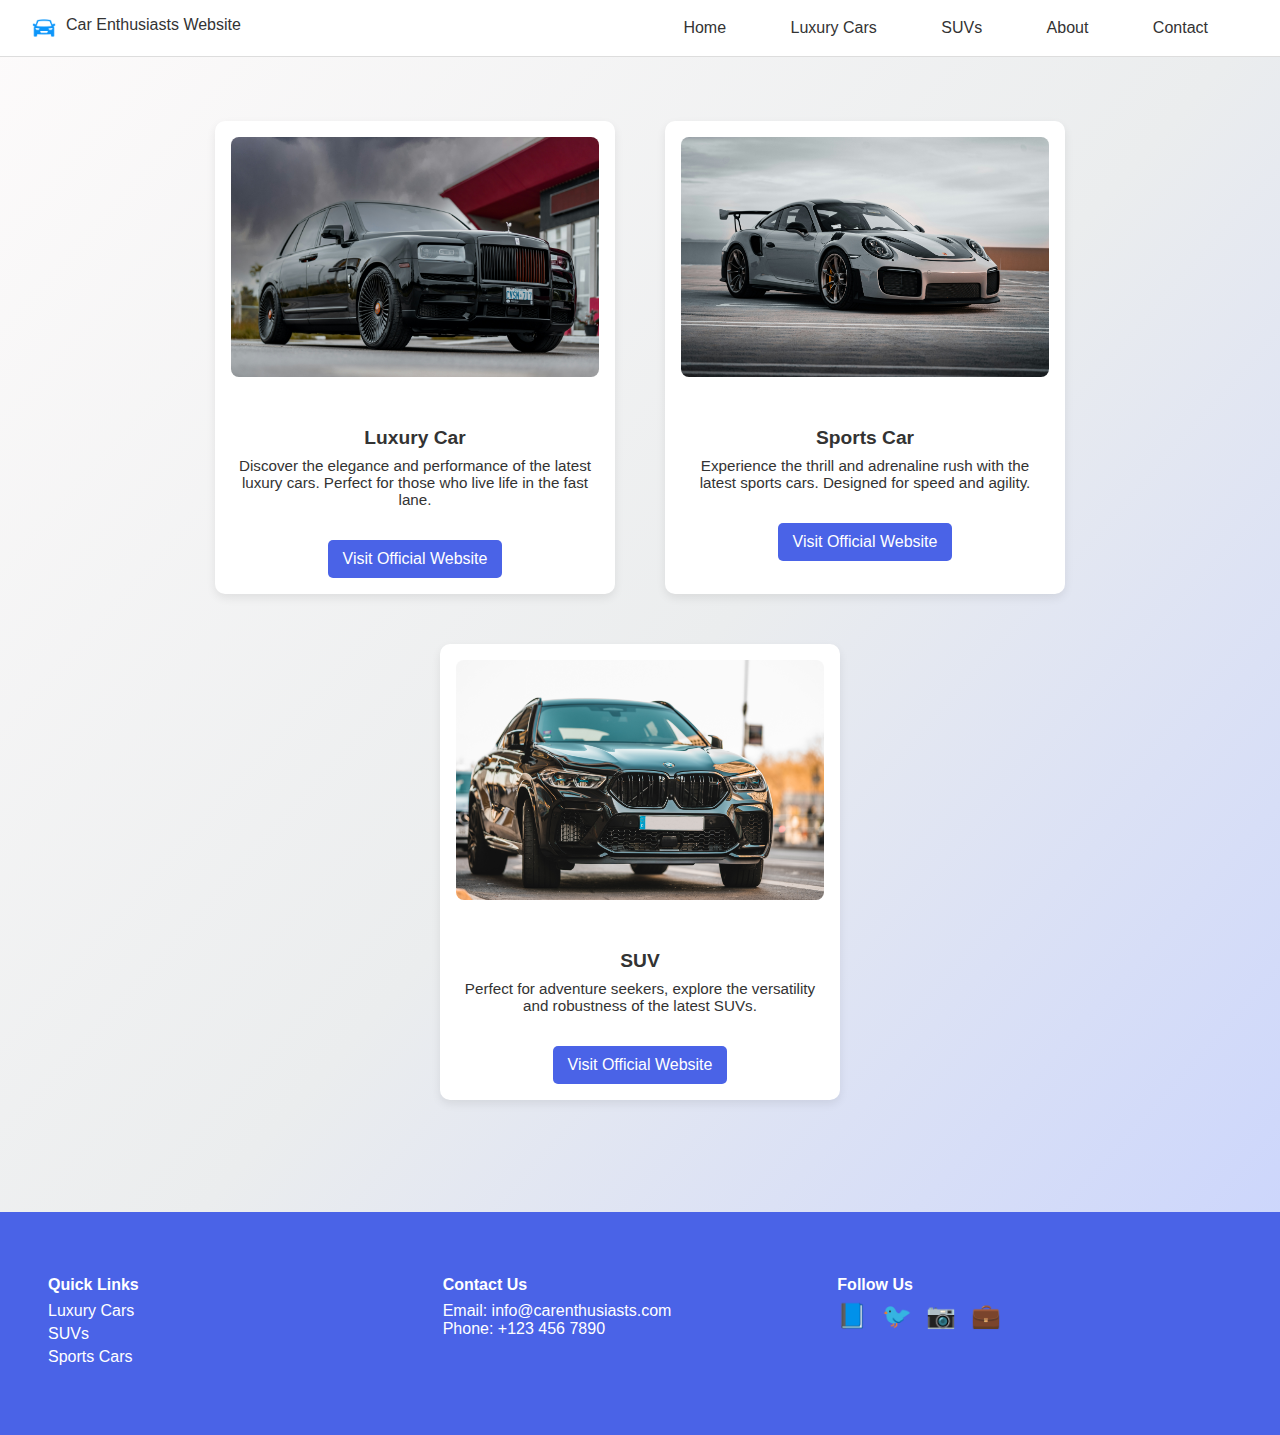
<file: index.html>
<!DOCTYPE html>
<html lang="en">
  <head>
    <meta charset="UTF-8" />
    <meta name="viewport" content="width=device-width, initial-scale=1.0" />
    <title>Car Enthusiasts</title>
    <link rel="stylesheet" href="style.css" />
  </head>
  <body>
    <header class="navbar">
      <div class="logo">
        <img class="carlogo" src="src/icons8-car-64.png" alt="car-logo" /> Car
        Enthusiasts Website
      </div>
      <nav class="nav-links">
        <a href="#">Home</a>
        <a href="luxury.html">Luxury Cars</a>
        <a href="#">SUVs</a>
        <a href="#">About</a>
        <a href="#">Contact</a>
      </nav>
    </header>

    <main class="main-section">
      <div class="card">
        <div class="card-image">
          <img src="src/rolls1.jpg" alt="" />
        </div>
        <h3>Luxury Car</h3>
        <p>
          Discover the elegance and performance of the latest luxury cars.
          Perfect for those who live life in the fast lane.
        </p>
        <a href="luxury.html" class="btn">Visit Official Website</a>
      </div>

      <div class="card">
        <div class="card-image">
          <img src="src/porsche.jpg" alt="" />
        </div>
        <h3>Sports Car</h3>
        <p>
          Experience the thrill and adrenaline rush with the latest sports cars.
          Designed for speed and agility.
        </p>
        <a href="#" class="btn">Visit Official Website</a>
      </div>

      <div class="card">
        <div class="card-image">
          <img src="/src/bm2.jpg" alt="bmw" />
        </div>
        <h3>SUV</h3>
        <p>
          Perfect for adventure seekers, explore the versatility and robustness
          of the latest SUVs.
        </p>
        <a href="#" class="btn">Visit Official Website</a>
      </div>
    </main>

    <footer class="footer">
      <div class="footer-section">
        <h4>Quick Links</h4>
        <ul>
          <li><a href="#">Luxury Cars</a></li>
          <li><a href="#">SUVs</a></li>
          <li><a href="#">Sports Cars</a></li>
        </ul>
      </div>
      <div class="footer-section">
        <h4>Contact Us</h4>
        <p>Email: info@carenthusiasts.com</p>
        <p>Phone: +123 456 7890</p>
      </div>
      <div class="footer-section">
        <h4>Follow Us</h4>
        <div class="social-icons">
          <a href="#">📘</a>
          <a href="#">🐦</a>
          <a href="#">📷</a>
          <a href="#">💼</a>
        </div>
      </div>
    </footer>
  </body>
</html>
</file>
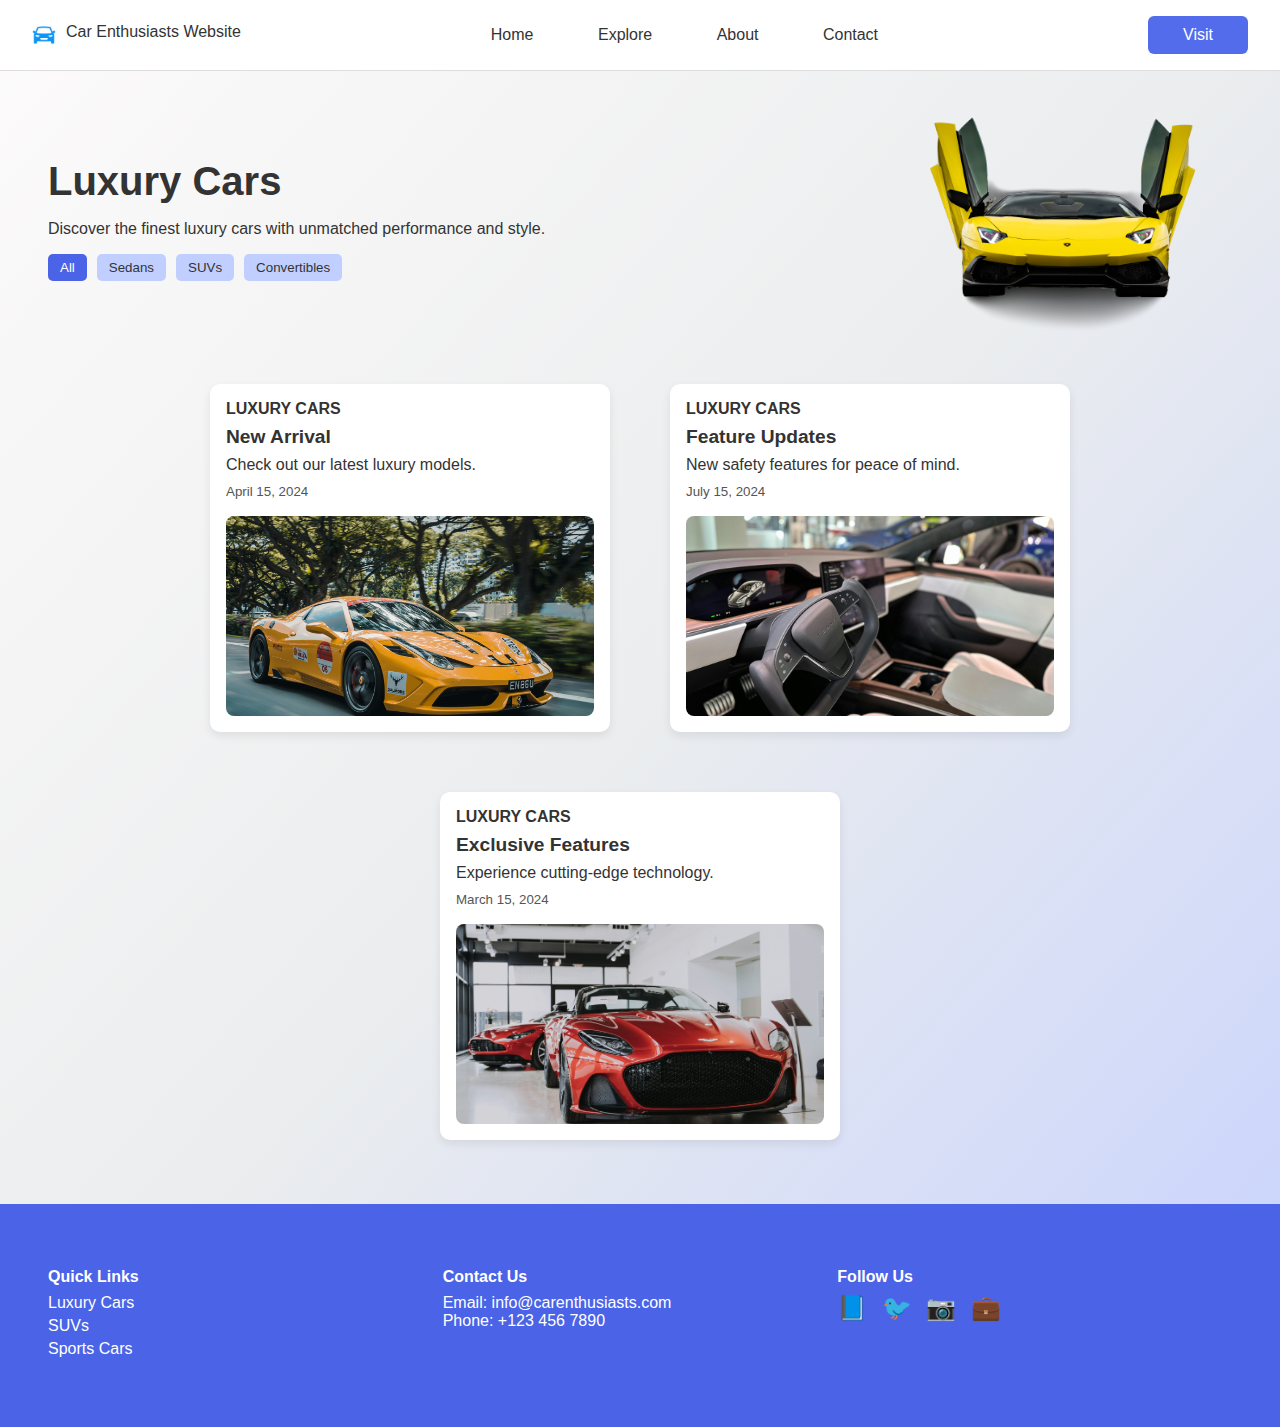
<file: luxury.html>
<!DOCTYPE html>
<html lang="en">
  <head>
    <meta charset="UTF-8" />
    <meta name="viewport" content="width=device-width, initial-scale=1" />
    <title>Luxury Car Section</title>
    <link rel="stylesheet" href="style.css" />
  </head>
  <body>
    <header class="navbar">
      <div class="logo">
        <img class="carlogo" src="src/icons8-car-64.png" alt="car-logo" />Car
        Enthusiasts Website
      </div>
      <nav class="nav-links">
        <a href="index.html">Home</a>
        <a href="https://example.com">Explore</a>
        <a href="https://example.com">About</a>
        <a href="https://example.com">Contact</a>
      </nav>
      <a
        href="https://www.thesupercarblog.com/"
        class="visit-btn"
        target="_blank"
        >Visit</a
      >
    </header>

    <section class="lux-hero">
      <div class="hero-text">
        <h1>Luxury Cars</h1>
        <p>
          Discover the finest luxury cars with unmatched performance and style.
        </p>
        <div class="filter-buttons">
          <button class="filter active" data-type="all">All</button>
          <button class="filter" data-type="sedan">Sedans</button>
          <button class="filter" data-type="suv">SUVs</button>
          <button class="filter" data-type="convertible">Convertibles</button>
        </div>
      </div>
      <div class="hero-image">
        <img src="src/lambos_bg.png" alt="Luxury Car Illustration" />
      </div>
    </section>

    <!-- Cards -->
    <section class="lux-cards">
      <div class="lux-card" data-type="sedan">
        <h4>LUXURY CARS</h4>
        <h3>New Arrival</h3>
        <p>Check out our latest luxury models.</p>
        <small>April 15, 2024</small>
        <div class="img-placeholder">
          <img src="src/ferrari.jpg" alt="astonm" />
        </div>
      </div>

      <div class="lux-card" data-type="suv">
        <h4>LUXURY CARS</h4>
        <h3>Feature Updates</h3>
        <p>New safety features for peace of mind.</p>
        <small>July 15, 2024</small>
        <div class="img-placeholder">
          <img src="src/tesla.jpg" alt="suv-p" />
        </div>
      </div>

      <div class="lux-card" data-type="convertible">
        <h4>LUXURY CARS</h4>
        <h3>Exclusive Features</h3>
        <p>Experience cutting-edge technology.</p>
        <small>March 15, 2024</small>
        <div class="img-placeholder">
          <img src="src/spencer-unsplash.jpg" alt="" />
        </div>
      </div>
    </section>

    <footer class="footer">
      <div class="footer-section">
        <h4>Quick Links</h4>
        <ul>
          <li><a href="#">Luxury Cars</a></li>
          <li><a href="#">SUVs</a></li>
          <li><a href="#">Sports Cars</a></li>
        </ul>
      </div>
      <div class="footer-section">
        <h4>Contact Us</h4>
        <p>Email: info@carenthusiasts.com</p>
        <p>Phone: +123 456 7890</p>
      </div>
      <div class="footer-section">
        <h4>Follow Us</h4>
        <div class="social-icons">
          <a href="#">📘</a>
          <a href="#">🐦</a>
          <a href="#">📷</a>
          <a href="#">💼</a>
        </div>
      </div>
    </footer>

    <script src="luxury.js"></script>
  </body>
</html>
</file>
<file: style.css>
* {
  margin: 0;
  padding: 0;
  box-sizing: border-box;
  font-family: "Segoe UI", sans-serif;
}

body {   
 background: linear-gradient(to bottom right, #f5f7fa, #e4ecf7);
  color: #333;

  /* background-color: #f6f8fc;
  color: #333; */
}

/* Navbar */
.navbar {
  background-color: #fff;
  padding: 1rem 2rem;
  display: flex;
  justify-content: space-between;
  align-items: center;
  border-bottom: 1px solid #ddd;
}

.navbar .nav-links a {
  margin-left: 20px;
  text-decoration: none;
  color: #333;
  font-weight: 500;
}

.navbar .nav-links a:hover {
  color: #4a63e7;
}

.navbar .logo {
display: flex;
justify-content: center;
gap: 10px;

}

.navbar .logo .carlogo {
width: 1.5rem;
}

/* Cards Section */
.main-section {
  display: flex;
  justify-content: center;
  flex-wrap: wrap;
  padding: 4rem;
  gap: 50px;
}

.card {
  background-color: #fff;
  border-radius: 10px;
  box-shadow: 0px 4px 10px rgba(0, 0, 0, 0.08);
  width: 400px;
  padding: 1rem;
  text-align: center;
  transition: transform 0.3s ease, box-shadow 0.3s ease;
}

.card:hover {
  transform: translateY(-5px);
  box-shadow: 0px 8px 20px rgba(0, 0, 0, 0.15);
}

.card-image {
  width: 100%;
  height: 240px;
  overflow: hidden;
  border-radius: 8px;
  margin-bottom: 50px;
}

.card-image img {
  width: 100%;
  height: 100%;
  object-fit: cover;
  display: block;
}

.card h3 {
  margin-bottom: 0.5rem;
  font-size: 1.2rem;
}

.card p {
  font-size: 0.95rem;
  margin-bottom: 2rem;
}

.btn {
  display: inline-block;
  background-color: #4a63e7;
  color: white;
  padding: 10px 15px;
  border-radius: 5px;
  text-decoration: none;
  font-weight: 500;
}

.btn:hover {
  background-color: #3c50c0;
}

/* Footer */
.footer {
  background-color: #4a63e7;
  color: white;
  display: flex;
  justify-content: space-around;
  padding: 3rem;
  margin-top: 3rem;
  flex-wrap: wrap;
}

.footer-section {
  flex: 1;
  min-width: 200px;
  margin: 1rem 0;
}

.footer-section h4 {
  margin-bottom: 0.5rem;
}

.footer-section ul {
  list-style: none;
}

.footer-section ul li a {
  text-decoration: none;
  color: white;
  display: block;
  margin: 5px 0;
}

.footer-section .social-icons a {
  font-size: 1.5rem;
  margin-right: 10px;
  text-decoration: none;
  color: white;
}



/* *************************************************************************************** */
/* Luxury Car Section */

body {
  font-family: 'Segoe UI', sans-serif;
background: linear-gradient(to bottom right, #fdfbfb, #ebedee, #c7d2fe);  color: #333;
  padding: 0;
}

/* remove */
/* Top Navbar */
.navbar .nav-links a {
  margin-right: 40px;
  text-decoration: none;
  color: #333;
  font-weight: 500;
}


.visit-btn {
  background-color: #526cec;
  color: white;
  width: 100px;
  padding: 10px 15px;
  border: none;
  border-radius: 6px;
  font-weight: 500;
  cursor: pointer;
  text-decoration: none; 
  display: flex;        
  align-items: center;    
  justify-content: center;
}


.navbar .visit-btn:hover {
  background-color: #3a50c5;
}


/* Hero Section */
.lux-hero {
  display: flex;
  justify-content: space-between;
  padding: 1.5rem 3rem;
  flex-wrap: wrap;
  align-items: center;
}

.hero-text {
  max-width: 600px;
}

.hero-text h1 {
  font-size: 2.5rem;
  margin-bottom: 1rem;
}

.hero-text p {
  margin-bottom: 1rem;
  font-size: 1rem;
}

.filter-buttons {
  display: flex;
  gap: 10px;
  margin-top: 1rem;
}

.filter-buttons button {
  padding: 6px 12px;
  border: none;
  border-radius: 5px;
  background-color: #c0cfff;
  color: #333;
  cursor: pointer;
  font-weight: 500;
}

.filter-buttons .active {
  background-color: #4a63e7;
  color: white;
}

.hero-image img {
  width: 330px;
  max-width: 100%;
}

/* Cards Section */
.lux-cards {
  display: flex;
  justify-content: center;
  padding: 1rem;
  flex-wrap: wrap;
  gap: 60px;
}

.lux-card {
  background-color: #ffffff;
  padding: 1rem;
  border-radius: 10px;
  width: 400px;
  box-shadow: 0px 4px 10px rgba(0, 0, 0, 0.08);

  transition: transform 0.3s ease;
  position: relative;
}

.lux-card:hover {
  transform: translateY(-5px);
}

.lux-card h3 {
  margin-top: 0.5rem;
  font-size: 1.2rem;
}

.lux-card p {
  margin: 0.5rem 0;
}

.lux-card small {
  color: #555;
}

.img-placeholder {
   margin-top: 1rem;
  height: 200px;
  width: 100%;
  border-radius: 8px;
  overflow: hidden;
  display: flex;
  align-items: center;
  justify-content: center;
  background-color: #cbd5e0;
}

.img-placeholder img {
  width: 100%;
  height: 100%;
  object-fit: cover;
  display: block;
}
</file>
